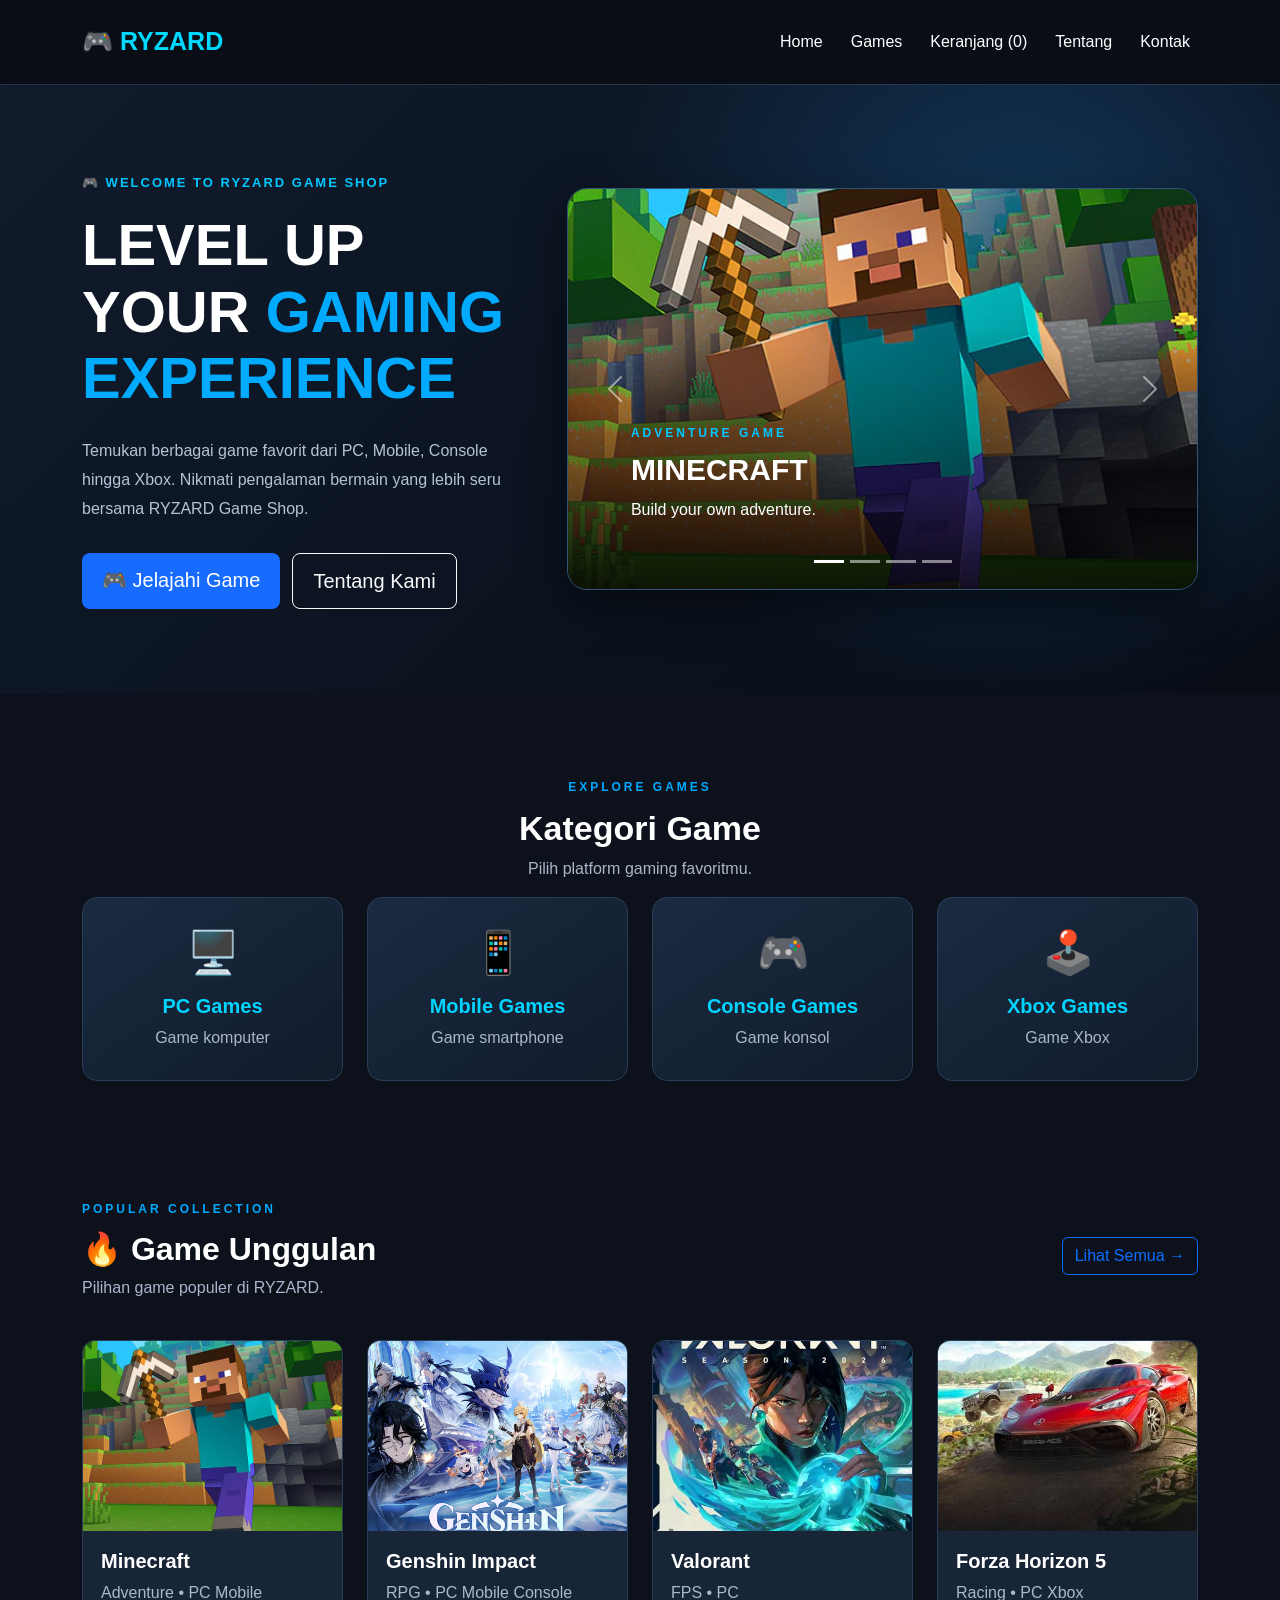
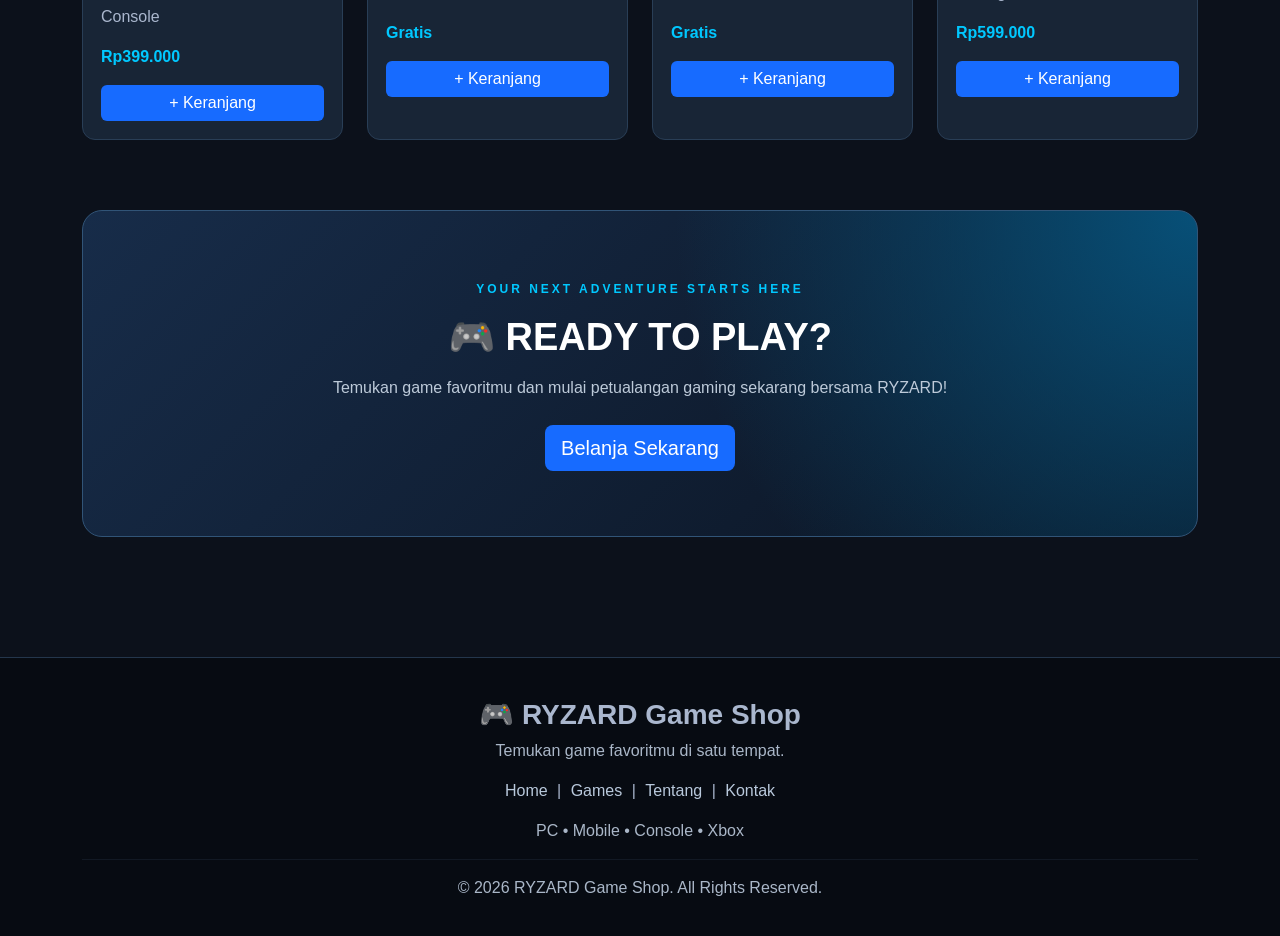
<file: index.html>
<!DOCTYPE html>
<html lang="id">
<head>
    <meta charset="UTF-8">
    <meta name="viewport" content="width=device-width, initial-scale=1.0">
    <title>RYZARD Game Shop</title>

    <!-- BOOTSTRAP CSS -->
    <link href="https://cdn.jsdelivr.net/npm/bootstrap@5.3.3/dist/css/bootstrap.min.css" rel="stylesheet">

    <!-- CSS -->
    <link rel="stylesheet" href="css/style.css">
</head>

<body class="home-page">

    <!-- NAVBAR -->
    <nav class="navbar navbar-expand-lg navbar-dark home-navbar">
        <div class="container">

            <a class="navbar-brand fw-bold" href="index.html">
                🎮 RYZARD
            </a>

            <button class="navbar-toggler" type="button"
                data-bs-toggle="collapse" data-bs-target="#nav">
                <span class="navbar-toggler-icon"></span>
            </button>

            <div class="collapse navbar-collapse" id="nav">
                <div class="navbar-nav ms-auto">
                    <a class="nav-link active" href="index.html">Home</a>
                    <a class="nav-link" href="games.html">Games</a>
                    <a class="nav-link" href="cart.html">
                        Keranjang (<span class="cart-count">0</span>)
                    </a>
                    <a class="nav-link" href="about.html">Tentang</a>
                    <a class="nav-link" href="contact.html">Kontak</a>
                </div>
            </div>

        </div>
    </nav>


    <!-- HERO SECTION -->
    <section class="home-hero">
        <div class="container">
            <div class="row align-items-center g-5">

                <div class="col-lg-5">

                    <span class="hero-label">
                        🎮 WELCOME TO RYZARD GAME SHOP
                    </span>

                    <h1>
                        LEVEL UP YOUR
                        <span>GAMING EXPERIENCE</span>
                    </h1>

                    <p>
                        Temukan berbagai game favorit dari PC, Mobile,
                        Console hingga Xbox. Nikmati pengalaman bermain
                        yang lebih seru bersama RYZARD Game Shop.
                    </p>

                    <div class="hero-buttons">
                        <a href="games.html" class="btn btn-primary btn-lg">
                            🎮 Jelajahi Game
                        </a>

                        <a href="about.html" class="btn btn-outline-light btn-lg">
                            Tentang Kami
                        </a>
                    </div>

                </div>


                <!-- IMAGE SLIDER -->
                <div class="col-lg-7">

                    <div id="ryzardCarousel"
                        class="carousel slide carousel-fade"
                        data-bs-ride="carousel"
                        data-bs-interval="3000"
                        data-bs-pause="false"
                        data-bs-wrap="true">

                        <!-- INDICATORS -->
                        <div class="carousel-indicators">

                            <button type="button"
                                data-bs-target="#ryzardCarousel"
                                data-bs-slide-to="0"
                                class="active"
                                aria-current="true">
                            </button>

                            <button type="button"
                                data-bs-target="#ryzardCarousel"
                                data-bs-slide-to="1">
                            </button>

                            <button type="button"
                                data-bs-target="#ryzardCarousel"
                                data-bs-slide-to="2">
                            </button>

                            <button type="button"
                                data-bs-target="#ryzardCarousel"
                                data-bs-slide-to="3">
                            </button>

                        </div>


                        <!-- SLIDES -->
                        <div class="carousel-inner">

                            <div class="carousel-item active">
                                <img
                                    src="img game shop/Onboarding_Card-A_For-Beginners_600x600.jpg"
                                    class="d-block w-100"
                                    alt="Minecraft">

                                <div class="carousel-caption">
                                    <span>ADVENTURE GAME</span>
                                    <h3>MINECRAFT</h3>
                                    <p>Build your own adventure.</p>
                                </div>
                            </div>


                            <div class="carousel-item">
                                <img
                                    src="img game shop/images valorant.jpg"
                                    class="d-block w-100"
                                    alt="Valorant">

                                <div class="carousel-caption">
                                    <span>FPS GAME</span>
                                    <h3>VALORANT</h3>
                                    <p>Enter the battlefield.</p>
                                </div>
                            </div>


                            <div class="carousel-item">
                                <img
                                    src="img game shop/images forza horizon.jpg"
                                    class="d-block w-100"
                                    alt="Forza Horizon 5">

                                <div class="carousel-caption">
                                    <span>RACING GAME</span>
                                    <h3>FORZA HORIZON 5</h3>
                                    <p>Experience the thrill of racing.</p>
                                </div>
                            </div>


                            <div class="carousel-item">
                                <img
                                    src="img game shop/images elden ring.jpg"
                                    class="d-block w-100"
                                    alt="Elden Ring">

                                <div class="carousel-caption">
                                    <span>RPG GAME</span>
                                    <h3>ELDEN RING</h3>
                                    <p>Discover a world of adventure.</p>
                                </div>
                            </div>

                        </div>


                        <!-- PREVIOUS BUTTON -->
                        <button class="carousel-control-prev"
                            type="button"
                            data-bs-target="#ryzardCarousel"
                            data-bs-slide="prev">

                            <span class="carousel-control-prev-icon"></span>
                        </button>


                        <!-- NEXT BUTTON -->
                        <button class="carousel-control-next"
                            type="button"
                            data-bs-target="#ryzardCarousel"
                            data-bs-slide="next">

                            <span class="carousel-control-next-icon"></span>
                        </button>

                    </div>

                </div>

            </div>
        </div>
    </section>


    <!-- CATEGORY SECTION -->
    <section class="container home-category">

        <div class="section-heading text-center">
            <span>EXPLORE GAMES</span>
            <h2>Kategori Game</h2>
            <p>Pilih platform gaming favoritmu.</p>
        </div>

        <div class="row g-4">

            <div class="col-6 col-md-3">
                <div class="category-card text-center">
                    <h3>🖥️</h3>
                    <h5>PC Games</h5>
                    <p>Game komputer</p>
                </div>
            </div>

            <div class="col-6 col-md-3">
                <div class="category-card text-center">
                    <h3>📱</h3>
                    <h5>Mobile Games</h5>
                    <p>Game smartphone</p>
                </div>
            </div>

            <div class="col-6 col-md-3">
                <div class="category-card text-center">
                    <h3>🎮</h3>
                    <h5>Console Games</h5>
                    <p>Game konsol</p>
                </div>
            </div>

            <div class="col-6 col-md-3">
                <div class="category-card text-center">
                    <h3>🕹️</h3>
                    <h5>Xbox Games</h5>
                    <p>Game Xbox</p>
                </div>
            </div>

        </div>

    </section>


    <!-- FEATURED GAMES -->
    <section class="container home-featured">

        <div class="d-flex justify-content-between align-items-center mb-4">

            <div>
                <span class="section-label">POPULAR COLLECTION</span>
                <h2 class="fw-bold">🔥 Game Unggulan</h2>
                <p class="muted">Pilihan game populer di RYZARD.</p>
            </div>

            <a href="games.html" class="btn btn-outline-primary">
                Lihat Semua →
            </a>

        </div>

        <div class="row g-4" id="featured-games"></div>

    </section>


    <!-- PROMOTION -->
    <section class="container home-promo">

        <div class="promo-banner text-center">

            <span>YOUR NEXT ADVENTURE STARTS HERE</span>

            <h2>🎮 READY TO PLAY?</h2>

            <p>
                Temukan game favoritmu dan mulai petualangan
                gaming sekarang bersama RYZARD!
            </p>

            <a href="games.html" class="btn btn-primary btn-lg">
                Belanja Sekarang
            </a>

        </div>

    </section>


    <!-- FOOTER -->
    <footer class="home-footer">

        <div class="container text-center">

            <h3>🎮 RYZARD Game Shop</h3>

            <p>Temukan game favoritmu di satu tempat.</p>

            <div class="footer-links mb-3">
                <a href="index.html">Home</a> |
                <a href="games.html">Games</a> |
                <a href="about.html">Tentang</a> |
                <a href="contact.html">Kontak</a>
            </div>

            <p>PC • Mobile • Console • Xbox</p>

            <hr>

            <p>© 2026 RYZARD Game Shop. All Rights Reserved.</p>

        </div>

    </footer>


    <!-- BOOTSTRAP JAVASCRIPT -->
    <script src="https://cdn.jsdelivr.net/npm/bootstrap@5.3.3/dist/js/bootstrap.bundle.min.js"></script>

    <!-- SLIDER OTOMATIS -->
    <script>
        document.addEventListener("DOMContentLoaded", function () {

            const slider = document.getElementById("ryzardCarousel");

            if (slider && typeof bootstrap !== "undefined") {

                const carousel = new bootstrap.Carousel(slider, {
                    interval: 3000,
                    pause: false,
                    wrap: true,
                    ride: "carousel"
                });

                carousel.cycle();
            }

        });
    </script>

    <!-- JAVASCRIPT RYZARD -->
    <script src="js/script.js"></script>

</body>
</html>
</file>
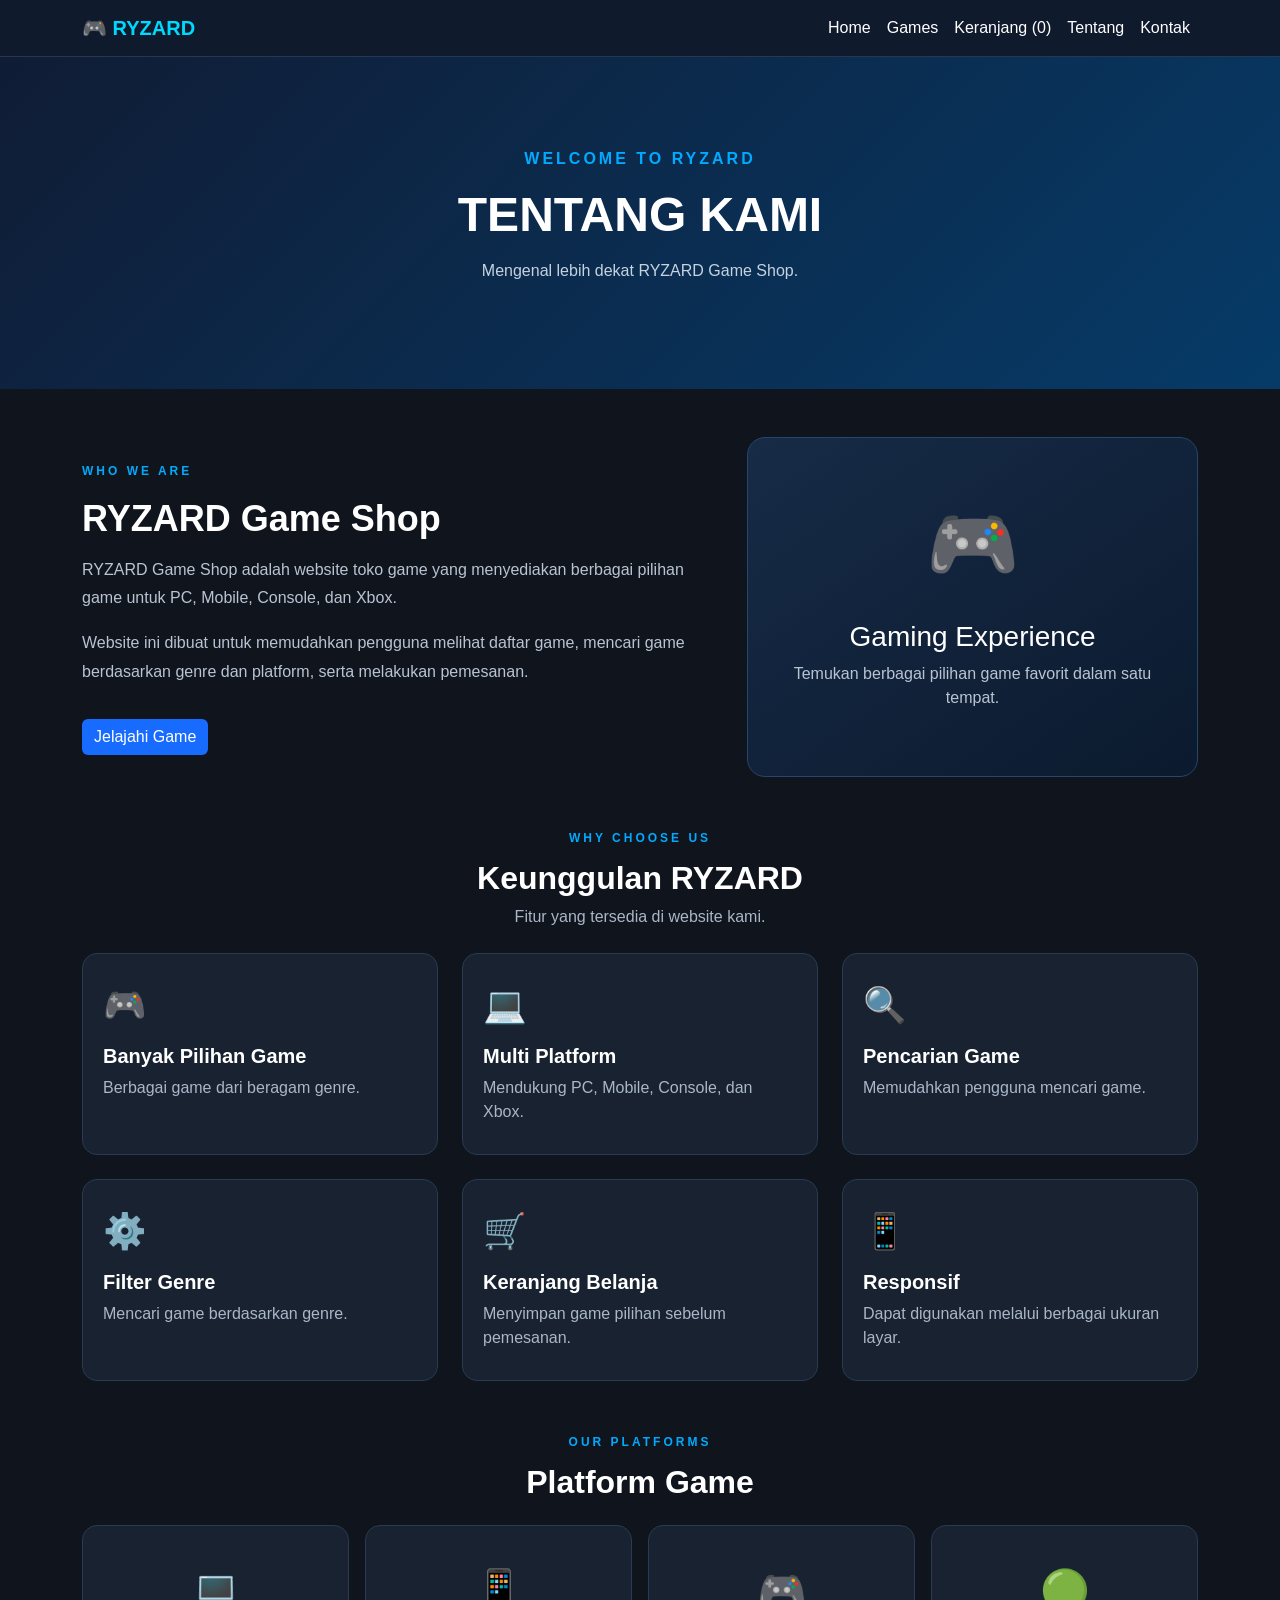
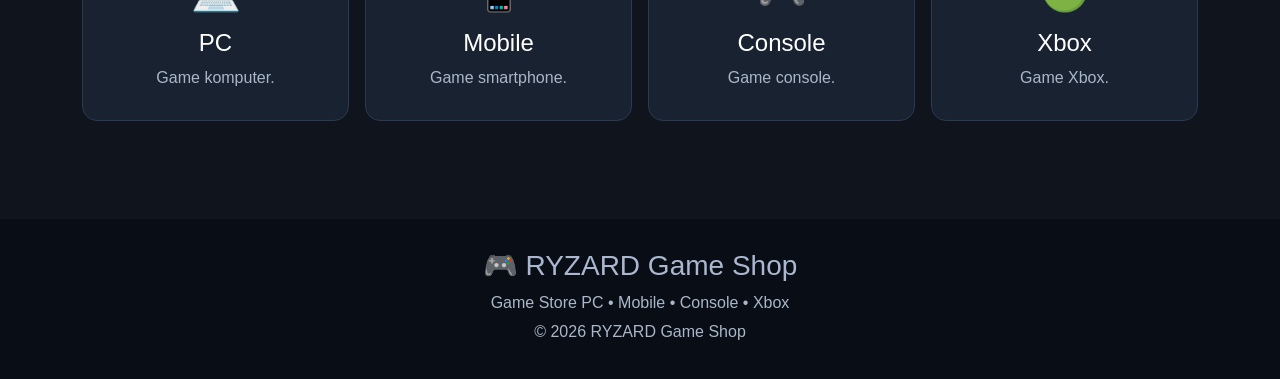
<file: about.html>
<!DOCTYPE html>
<html lang="id">
<head>
    <meta charset="UTF-8">
    <meta name="viewport" content="width=device-width, initial-scale=1">
    <title>Tentang - RYZARD</title>

    <link href="https://cdn.jsdelivr.net/npm/bootstrap@5.3.3/dist/css/bootstrap.min.css" rel="stylesheet">
    <link rel="stylesheet" href="css/style.css">
</head>

<body class="about-page">

    <!-- NAVBAR -->
    <nav class="navbar navbar-expand-lg navbar-dark">
        <div class="container">

            <a class="navbar-brand fw-bold" href="index.html">
                🎮 RYZARD
            </a>

            <button class="navbar-toggler" type="button"
                data-bs-toggle="collapse" data-bs-target="#navbarMenu">
                <span class="navbar-toggler-icon"></span>
            </button>

            <div class="collapse navbar-collapse" id="navbarMenu">
                <div class="navbar-nav ms-auto">
                    <a class="nav-link" href="index.html">Home</a>
                    <a class="nav-link" href="games.html">Games</a>
                    <a class="nav-link" href="cart.html">
                        Keranjang (<span class="cart-count">0</span>)
                    </a>
                    <a class="nav-link active" href="about.html">Tentang</a>
                    <a class="nav-link" href="contact.html">Kontak</a>
                </div>
            </div>

        </div>
    </nav>


    <!-- ABOUT HEADER -->
    <header class="about-banner">
        <div class="container">
            <span>WELCOME TO RYZARD</span>
            <h1>TENTANG KAMI</h1>
            <p>Mengenal lebih dekat RYZARD Game Shop.</p>
        </div>
    </header>


    <!-- ABOUT CONTENT -->
    <main class="container py-5">

        <div class="row align-items-center g-4">

            <div class="col-lg-7">
                <div class="about-content">
                    <span class="section-label">WHO WE ARE</span>

                    <h2>RYZARD Game Shop</h2>

                    <p>
                        RYZARD Game Shop adalah website toko game
                        yang menyediakan berbagai pilihan game untuk
                        PC, Mobile, Console, dan Xbox.
                    </p>

                    <p>
                        Website ini dibuat untuk memudahkan pengguna
                        melihat daftar game, mencari game berdasarkan
                        genre dan platform, serta melakukan pemesanan.
                    </p>

                    <a href="games.html" class="btn btn-primary mt-3">
                        Jelajahi Game
                    </a>
                </div>
            </div>

            <div class="col-lg-5">
                <div class="about-feature">
                    <div class="about-icon">🎮</div>
                    <h3>Gaming Experience</h3>
                    <p>
                        Temukan berbagai pilihan game favorit
                        dalam satu tempat.
                    </p>
                </div>
            </div>

        </div>


        <!-- KEUNGGULAN -->
        <section class="about-advantages mt-5">

            <div class="text-center mb-4">
                <span class="section-label">WHY CHOOSE US</span>
                <h2>Keunggulan RYZARD</h2>
                <p>Fitur yang tersedia di website kami.</p>
            </div>

            <div class="row g-4">

                <div class="col-md-4">
                    <div class="advantage-card">
                        <h3>🎮</h3>
                        <h5>Banyak Pilihan Game</h5>
                        <p>Berbagai game dari beragam genre.</p>
                    </div>
                </div>

                <div class="col-md-4">
                    <div class="advantage-card">
                        <h3>💻</h3>
                        <h5>Multi Platform</h5>
                        <p>Mendukung PC, Mobile, Console, dan Xbox.</p>
                    </div>
                </div>

                <div class="col-md-4">
                    <div class="advantage-card">
                        <h3>🔍</h3>
                        <h5>Pencarian Game</h5>
                        <p>Memudahkan pengguna mencari game.</p>
                    </div>
                </div>

                <div class="col-md-4">
                    <div class="advantage-card">
                        <h3>⚙️</h3>
                        <h5>Filter Genre</h5>
                        <p>Mencari game berdasarkan genre.</p>
                    </div>
                </div>

                <div class="col-md-4">
                    <div class="advantage-card">
                        <h3>🛒</h3>
                        <h5>Keranjang Belanja</h5>
                        <p>Menyimpan game pilihan sebelum pemesanan.</p>
                    </div>
                </div>

                <div class="col-md-4">
                    <div class="advantage-card">
                        <h3>📱</h3>
                        <h5>Responsif</h5>
                        <p>Dapat digunakan melalui berbagai ukuran layar.</p>
                    </div>
                </div>

            </div>

        </section>


        <!-- PLATFORM -->
        <section class="platform-section mt-5">

            <div class="text-center mb-4">
                <span class="section-label">OUR PLATFORMS</span>
                <h2>Platform Game</h2>
            </div>

            <div class="row g-3">

                <div class="col-6 col-md-3">
                    <div class="platform-card">
                        <h2>💻</h2>
                        <h4>PC</h4>
                        <p>Game komputer.</p>
                    </div>
                </div>

                <div class="col-6 col-md-3">
                    <div class="platform-card">
                        <h2>📱</h2>
                        <h4>Mobile</h4>
                        <p>Game smartphone.</p>
                    </div>
                </div>

                <div class="col-6 col-md-3">
                    <div class="platform-card">
                        <h2>🎮</h2>
                        <h4>Console</h4>
                        <p>Game console.</p>
                    </div>
                </div>

                <div class="col-6 col-md-3">
                    <div class="platform-card">
                        <h2>🟢</h2>
                        <h4>Xbox</h4>
                        <p>Game Xbox.</p>
                    </div>
                </div>

            </div>

        </section>

    </main>


    <!-- FOOTER -->
    <footer>
        <h3>🎮 RYZARD Game Shop</h3>
        <p>Game Store PC • Mobile • Console • Xbox</p>
        <p>© 2026 RYZARD Game Shop</p>
    </footer>


    <!-- JAVASCRIPT -->
    <script src="https://cdn.jsdelivr.net/npm/bootstrap@5.3.3/dist/js/bootstrap.bundle.min.js"></script>
    <script src="js/script.js"></script>

</body>
</html>
</file>
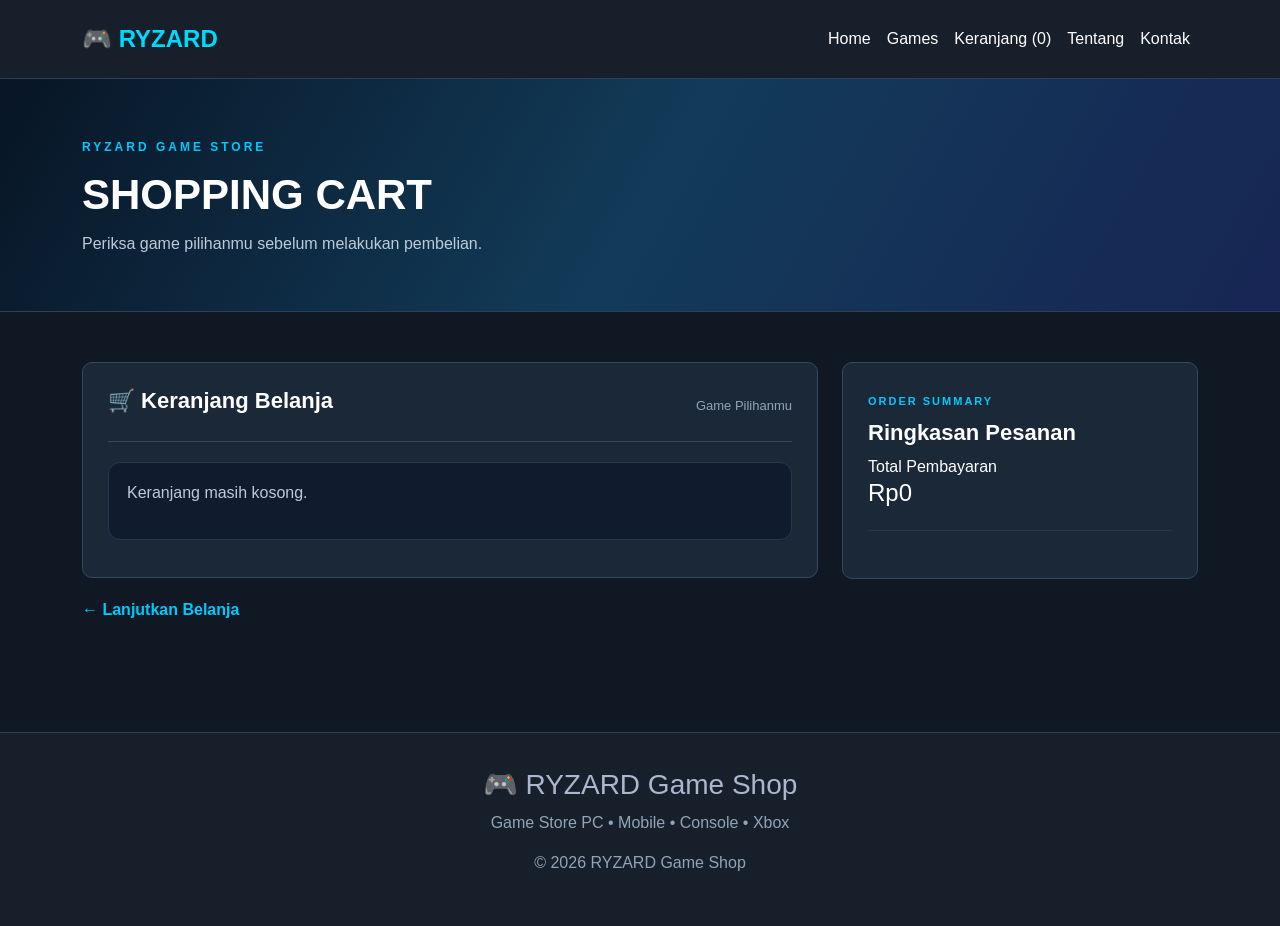
<file: cart.html>
<!DOCTYPE html>
<html lang="id">
<head>
    <meta charset="UTF-8">
    <meta name="viewport" content="width=device-width, initial-scale=1.0">
    <title>Shopping Cart - RYZARD</title>

    <link href="https://cdn.jsdelivr.net/npm/bootstrap@5.3.3/dist/css/bootstrap.min.css" rel="stylesheet">
    <link rel="stylesheet" href="css/style.css">
</head>

<body class="cart-page">

    <!-- NAVBAR -->
    <nav class="navbar navbar-expand-lg navbar-dark cart-navbar">
        <div class="container">

            <a class="navbar-brand fw-bold" href="index.html">
                🎮 RYZARD
            </a>

            <button class="navbar-toggler" type="button"
                data-bs-toggle="collapse" data-bs-target="#navbarMenu">
                <span class="navbar-toggler-icon"></span>
            </button>

            <div class="collapse navbar-collapse" id="navbarMenu">
                <div class="navbar-nav ms-auto">
                    <a class="nav-link" href="index.html">Home</a>
                    <a class="nav-link" href="games.html">Games</a>
                    <a class="nav-link active" href="cart.html">
                        Keranjang (<span class="cart-count">0</span>)
                    </a>
                    <a class="nav-link" href="about.html">Tentang</a>
                    <a class="nav-link" href="contact.html">Kontak</a>
                </div>
            </div>

        </div>
    </nav>


    <!-- CART HEADER -->
    <header class="cart-banner">
        <div class="container">
            <span>RYZARD GAME STORE</span>
            <h1>SHOPPING CART</h1>
            <p>Periksa game pilihanmu sebelum melakukan pembelian.</p>
        </div>
    </header>


    <!-- CART CONTENT -->
    <main class="container cart-container">

        <div class="row g-4">

            <!-- DAFTAR BELANJA -->
            <div class="col-lg-8">

                <div class="cart-panel">

                    <div class="cart-panel-header">
                        <h3>🛒 Keranjang Belanja</h3>
                        <span>Game Pilihanmu</span>
                    </div>

                    <div id="cart-items">
                        <!-- Diisi otomatis oleh JavaScript -->
                    </div>

                </div>

                <a href="games.html" class="continue-shopping">
                    ← Lanjutkan Belanja
                </a>

            </div>


            <!-- RINGKASAN PESANAN -->
            <div class="col-lg-4">

                <div class="checkout-card">

                    <div class="checkout-header">
                        <span>ORDER SUMMARY</span>
                        <h3>Ringkasan Pesanan</h3>
                    </div>

                    <div class="checkout-body">

                        <div class="total-row">
                            <span>Total Pembayaran</span>
                            <h4 id="cart-total">Rp0</h4>
                        </div>

                        <hr>

                        <form id="checkout-form">

                            <label class="form-label">Nama Lengkap</label>
                            <input type="text"
                                id="buyer-name"
                                class="form-control mb-3"
                                placeholder="Masukkan nama lengkap"
                                required>

                            <label class="form-label">Nomor Telepon</label>
                            <input type="tel"
                                id="buyer-phone"
                                class="form-control mb-3"
                                placeholder="Masukkan nomor telepon"
                                required>

                            <label class="form-label">Metode Pembayaran</label>
                            <select id="payment-method"
                                class="form-select mb-3"
                                required>

                                <option value="">Pilih pembayaran</option>
                                <option value="E-Wallet">E-Wallet</option>
                                <option value="Transfer Bank">Transfer Bank</option>

                            </select>

                            <button type="submit" class="btn btn-primary w-100">
                                Konfirmasi Pembelian
                            </button>

                        </form>

                    </div>

                </div>

            </div>

        </div>

    </main>


    <!-- FOOTER -->
    <footer class="cart-footer">
        <h3>🎮 RYZARD Game Shop</h3>
        <p>Game Store PC • Mobile • Console • Xbox</p>
        <p>© 2026 RYZARD Game Shop</p>
    </footer>


    <!-- JAVASCRIPT -->
    <script src="https://cdn.jsdelivr.net/npm/bootstrap@5.3.3/dist/js/bootstrap.bundle.min.js"></script>
    <script src="js/script.js"></script>

</body>
</html>
</file>
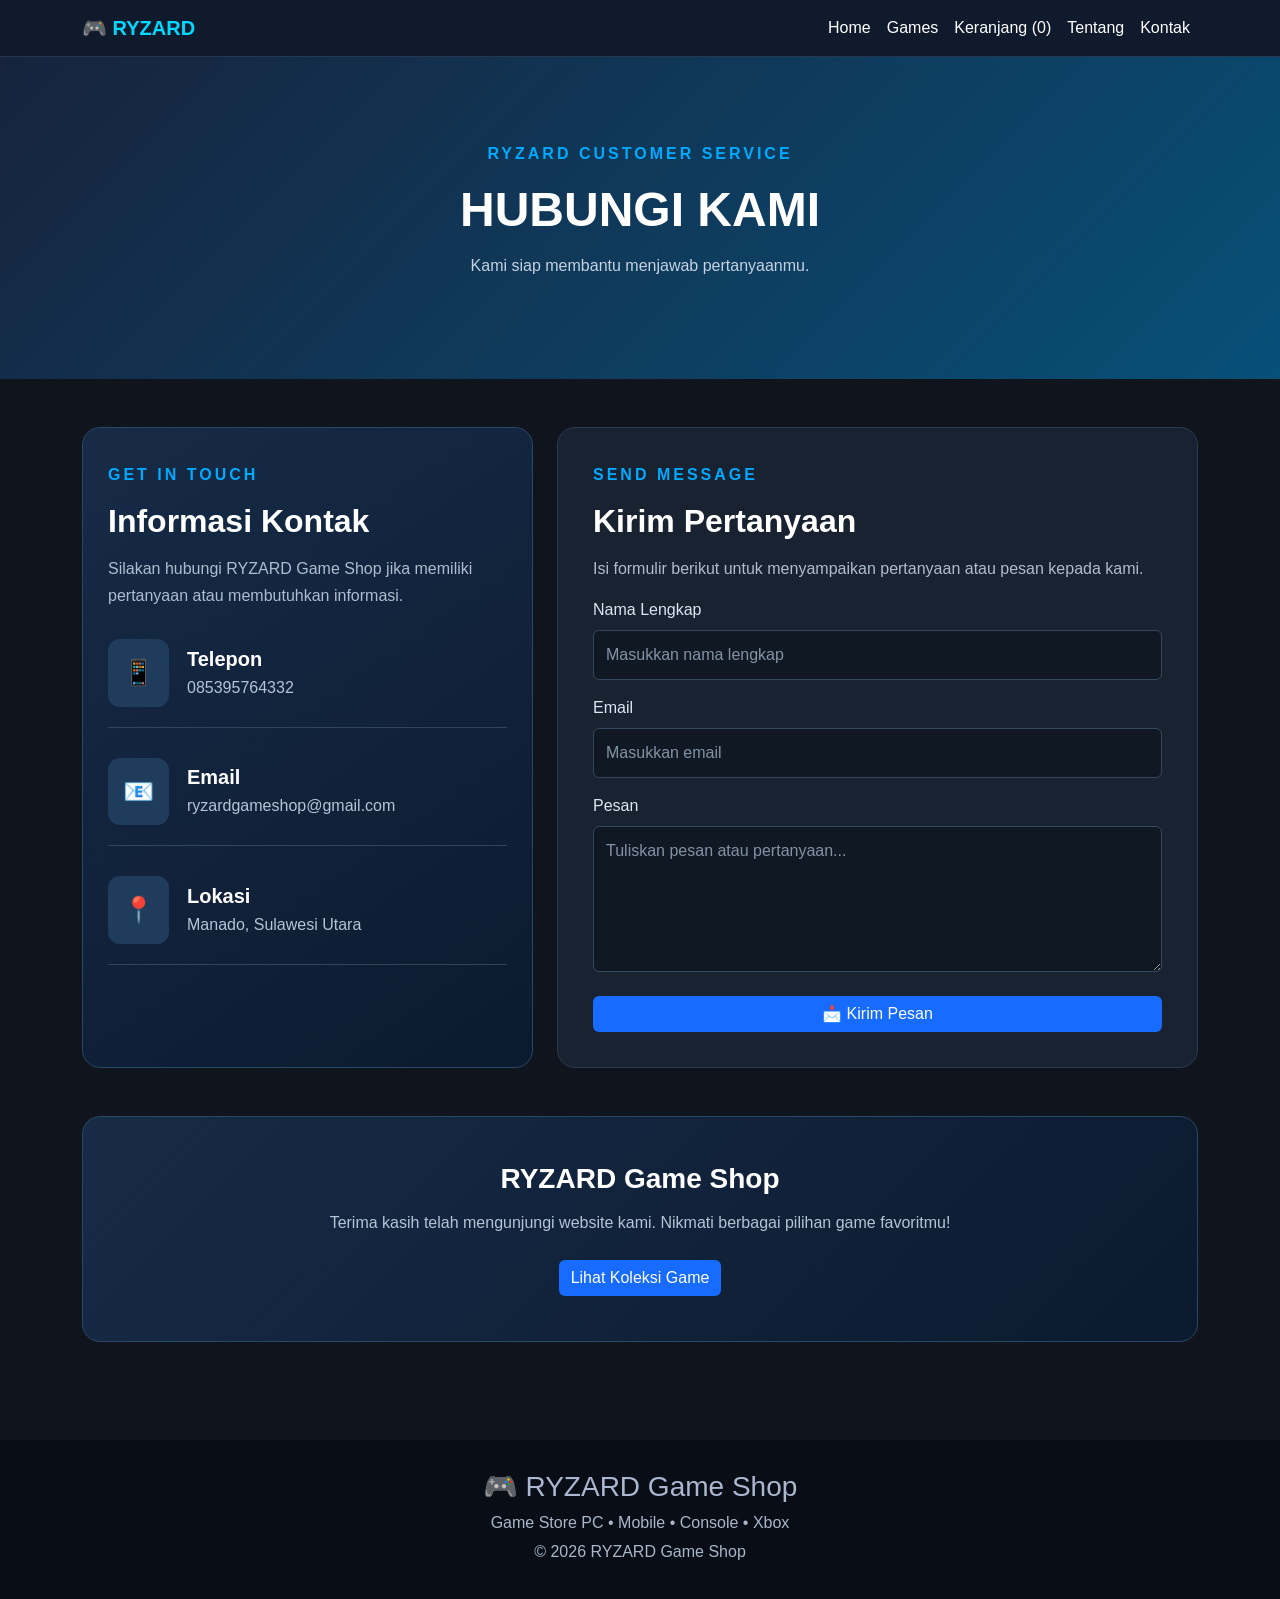
<file: contact.html>
<!DOCTYPE html>
<html lang="id">
<head>
    <meta charset="UTF-8">
    <meta name="viewport" content="width=device-width, initial-scale=1">
    <title>Kontak - RYZARD</title>

    <link href="https://cdn.jsdelivr.net/npm/bootstrap@5.3.3/dist/css/bootstrap.min.css" rel="stylesheet">
    <link rel="stylesheet" href="css/style.css">
</head>

<body class="contact-page">

    <!-- NAVBAR -->
    <nav class="navbar navbar-expand-lg navbar-dark">
        <div class="container">

            <a class="navbar-brand fw-bold" href="index.html">
                🎮 RYZARD
            </a>

            <button class="navbar-toggler" type="button"
                data-bs-toggle="collapse" data-bs-target="#navbarMenu">
                <span class="navbar-toggler-icon"></span>
            </button>

            <div class="collapse navbar-collapse" id="navbarMenu">
                <div class="navbar-nav ms-auto">
                    <a class="nav-link" href="index.html">Home</a>
                    <a class="nav-link" href="games.html">Games</a>
                    <a class="nav-link" href="cart.html">
                        Keranjang (<span class="cart-count">0</span>)
                    </a>
                    <a class="nav-link" href="about.html">Tentang</a>
                    <a class="nav-link active" href="contact.html">Kontak</a>
                </div>
            </div>

        </div>
    </nav>


    <!-- CONTACT HEADER -->
    <header class="contact-banner">
        <div class="container">
            <span>RYZARD CUSTOMER SERVICE</span>
            <h1>HUBUNGI KAMI</h1>
            <p>Kami siap membantu menjawab pertanyaanmu.</p>
        </div>
    </header>


    <!-- CONTACT CONTENT -->
    <main class="container py-5">

        <div class="row g-4">

            <!-- CONTACT INFORMATION -->
            <div class="col-lg-5">

                <div class="contact-information">

                    <span class="contact-label">GET IN TOUCH</span>
                    <h2>Informasi Kontak</h2>

                    <p>
                        Silakan hubungi RYZARD Game Shop
                        jika memiliki pertanyaan atau membutuhkan informasi.
                    </p>

                    <div class="contact-item">
                        <div class="contact-icon">📱</div>
                        <div>
                            <h5>Telepon</h5>
                            <p>085395764332</p>
                        </div>
                    </div>

                    <div class="contact-item">
                        <div class="contact-icon">📧</div>
                        <div>
                            <h5>Email</h5>
                            <p>ryzardgameshop@gmail.com</p>
                        </div>
                    </div>

                    <div class="contact-item">
                        <div class="contact-icon">📍</div>
                        <div>
                            <h5>Lokasi</h5>
                            <p>Manado, Sulawesi Utara</p>
                        </div>
                    </div>

                </div>

            </div>


            <!-- CONTACT FORM -->
            <div class="col-lg-7">

                <div class="contact-form-card">

                    <span class="contact-label">SEND MESSAGE</span>
                    <h2>Kirim Pertanyaan</h2>

                    <p>
                        Isi formulir berikut untuk menyampaikan
                        pertanyaan atau pesan kepada kami.
                    </p>

                    <form onsubmit="event.preventDefault(); alert('Terima kasih! Pesan berhasil dicatat sebagai simulasi.'); this.reset();">

                        <label class="form-label">Nama Lengkap</label>
                        <input
                            type="text"
                            class="form-control"
                            placeholder="Masukkan nama lengkap"
                            required>

                        <label class="form-label mt-3">Email</label>
                        <input
                            type="email"
                            class="form-control"
                            placeholder="Masukkan email"
                            required>

                        <label class="form-label mt-3">Pesan</label>
                        <textarea
                            class="form-control"
                            rows="5"
                            placeholder="Tuliskan pesan atau pertanyaan..."
                            required></textarea>

                        <button type="submit" class="btn btn-primary mt-4 w-100">
                            📩 Kirim Pesan
                        </button>

                    </form>

                </div>

            </div>

        </div>


        <!-- CONTACT BOTTOM -->
        <section class="contact-bottom mt-5">
            <h3>RYZARD Game Shop</h3>
            <p>
                Terima kasih telah mengunjungi website kami.
                Nikmati berbagai pilihan game favoritmu!
            </p>

            <a href="games.html" class="btn btn-primary">
                Lihat Koleksi Game
            </a>
        </section>

    </main>


    <!-- FOOTER -->
    <footer>
        <h3>🎮 RYZARD Game Shop</h3>
        <p>Game Store PC • Mobile • Console • Xbox</p>
        <p>© 2026 RYZARD Game Shop</p>
    </footer>


    <!-- JAVASCRIPT -->
    <script src="https://cdn.jsdelivr.net/npm/bootstrap@5.3.3/dist/js/bootstrap.bundle.min.js"></script>
    <script src="js/script.js"></script>

</body>
</html>
</file>
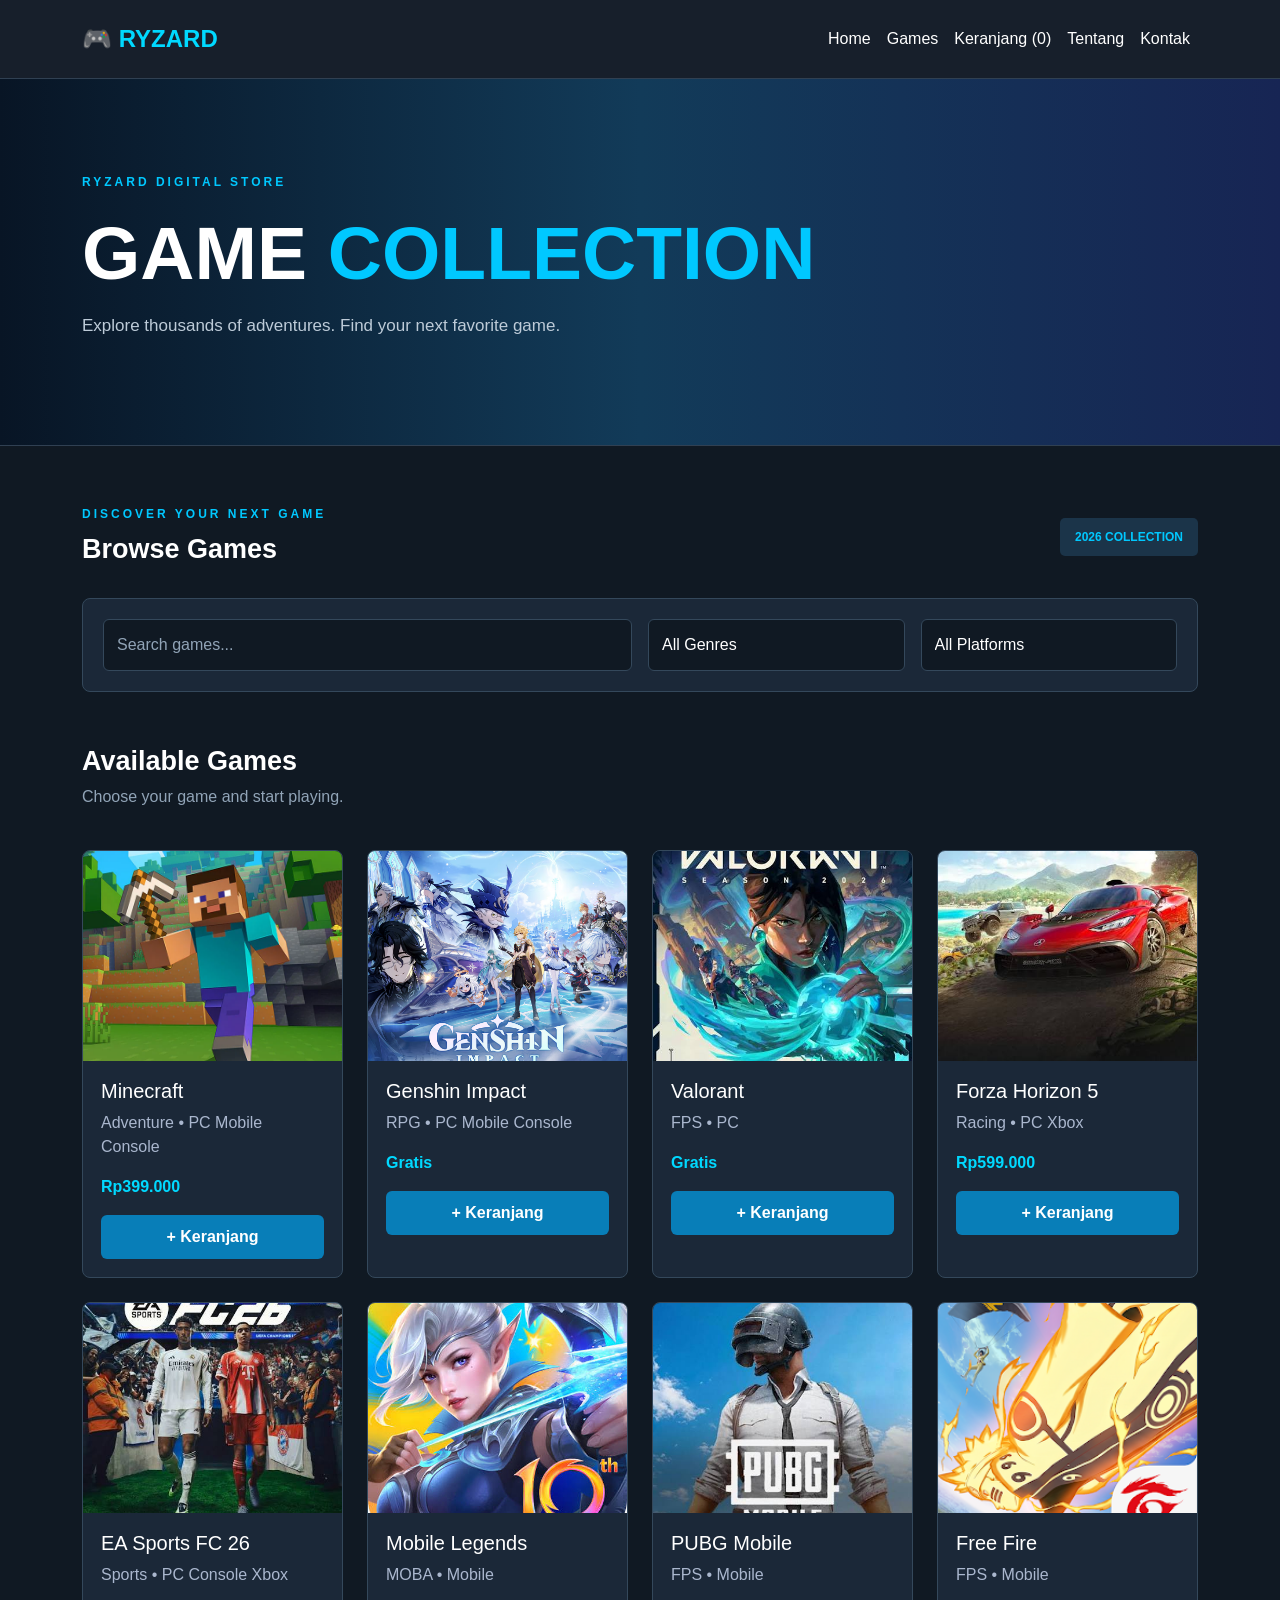
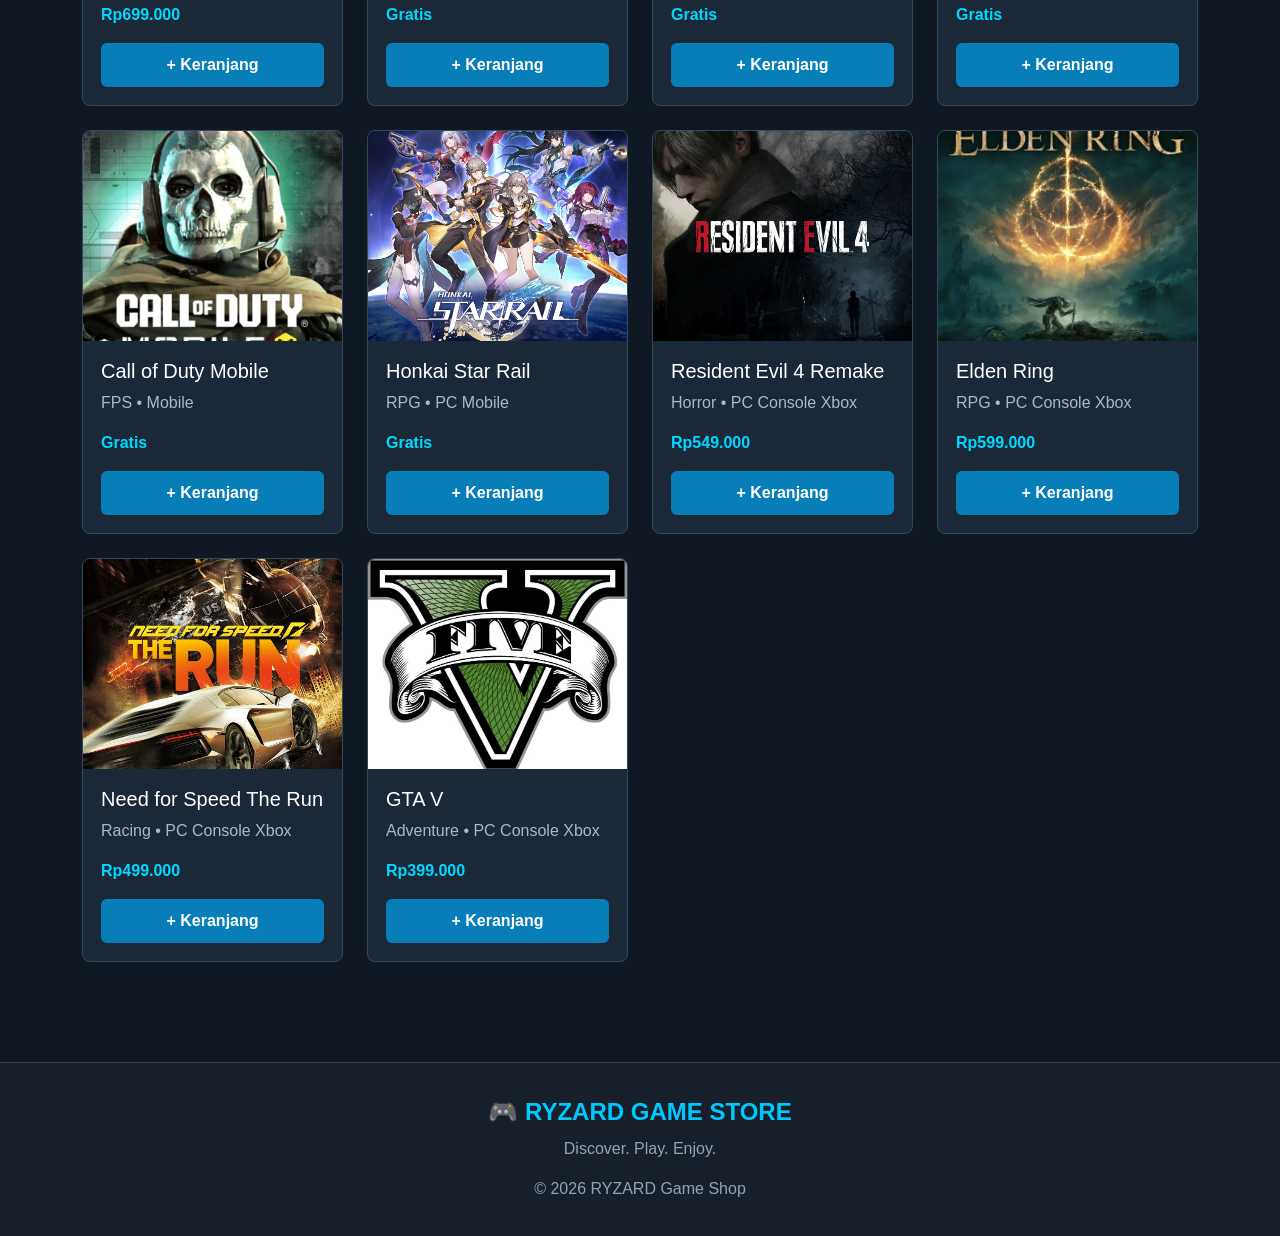
<file: games.html>
<!DOCTYPE html>
<html lang="id">
<head>
    <meta charset="UTF-8">
    <meta name="viewport" content="width=device-width, initial-scale=1.0">
    <title>Game Store - RYZARD</title>

    <link href="https://cdn.jsdelivr.net/npm/bootstrap@5.3.3/dist/css/bootstrap.min.css" rel="stylesheet">
    <link rel="stylesheet" href="css/style.css">
</head>

<body class="games-page">

<!-- NAVBAR -->
<nav class="navbar navbar-expand-lg navbar-dark games-navbar">
    <div class="container">
        <a class="navbar-brand fw-bold" href="index.html">🎮 RYZARD</a>

        <button class="navbar-toggler" type="button"
            data-bs-toggle="collapse" data-bs-target="#navbarMenu">
            <span class="navbar-toggler-icon"></span>
        </button>

        <div class="collapse navbar-collapse" id="navbarMenu">
            <div class="navbar-nav ms-auto">
                <a class="nav-link" href="index.html">Home</a>
                <a class="nav-link active" href="games.html">Games</a>
                <a class="nav-link" href="cart.html">
                    Keranjang (<span class="cart-count">0</span>)
                </a>
                <a class="nav-link" href="about.html">Tentang</a>
                <a class="nav-link" href="contact.html">Kontak</a>
            </div>
        </div>
    </div>
</nav>


<!-- BANNER KATALOG -->
<header class="store-banner">
    <div class="container">
        <span class="store-label">RYZARD DIGITAL STORE</span>
        <h1>GAME <span>COLLECTION</span></h1>
        <p>Explore thousands of adventures. Find your next favorite game.</p>
    </div>
</header>


<!-- KATALOG -->
<main class="container store-container">

    <div class="store-heading">
        <div>
            <span class="store-label">DISCOVER YOUR NEXT GAME</span>
            <h2>Browse Games</h2>
        </div>
        <span class="collection-tag">2026 COLLECTION</span>
    </div>


    <!-- PENCARIAN DAN FILTER -->
    <div class="store-filter">
        <div class="row g-3">

            <div class="col-lg-6">
                <input type="text" id="search"
                    class="form-control"
                    placeholder="Search games...">
            </div>

            <div class="col-lg-3 col-md-6">
                <select id="genre" class="form-select">
                    <option value="all">All Genres</option>
                    <option value="RPG">RPG</option>
                    <option value="FPS">FPS</option>
                    <option value="Racing">Racing</option>
                    <option value="Sports">Sports</option>
                    <option value="Adventure">Adventure</option>
                    <option value="MOBA">MOBA</option>
                    <option value="Horror">Horror</option>
                </select>
            </div>

            <div class="col-lg-3 col-md-6">
                <select id="platform" class="form-select">
                    <option value="all">All Platforms</option>
                    <option value="PC">PC</option>
                    <option value="Mobile">Mobile</option>
                    <option value="Console">Console</option>
                    <option value="Xbox">Xbox</option>
                </select>
            </div>

        </div>
    </div>


    <!-- DAFTAR GAME -->
    <div class="store-heading">
        <div>
            <h2>Available Games</h2>
            <p>Choose your game and start playing.</p>
        </div>
    </div>

    <div class="row g-4" id="game-list"></div>

</main>


<!-- FOOTER -->
<footer class="store-footer">
    <div class="container">
        <h4>🎮 RYZARD GAME STORE</h4>
        <p>Discover. Play. Enjoy.</p>
        <p class="mb-0">© 2026 RYZARD Game Shop</p>
    </div>
</footer>


<script src="https://cdn.jsdelivr.net/npm/bootstrap@5.3.3/dist/js/bootstrap.bundle.min.js"></script>
<script src="js/script.js"></script>

</body>
</html>
</file>
<file: css/style.css>
body {
    background: #080d18;
    color: white;
    font-family: Arial, sans-serif;
}

.navbar {
    background: #101a2d;
    border-bottom: 1px solid #263750;
}

.navbar-brand {
    color: #00d9ff !important;
    font-weight: bold;
}

.nav-link {
    color: white !important;
}

.nav-link:hover {
    color: #00d9ff !important;
}

.hero {
    min-height: 420px;
    display: flex;
    align-items: center;
    background:
    linear-gradient(90deg, #050a14eF, #050a1470),
    url("img game shop/desktop-full-hd-shooter-game-background.jpg")
    center/cover;
    padding: 60px 0;
}

.hero h1 {
    font-size: 45px;
    font-weight: bold;
    color: #00d9ff;
}

.hero h3 {
    margin: 15px 0;
}

.hero p {
    color: #d0d8e8;
}

.section-title {
    color: #00d9ff;
}

.muted {
    color: #aab7ce;
}

.game-card,
.info-card {
    background: #111b2e;
    border: 1px solid #263750;
    border-radius: 12px;
    padding: 18px;
    height: 100%;
}

.game-card {
    padding: 0;
    overflow: hidden;
    transition: .3s;
}

.game-card:hover {
    transform: translateY(-5px);
    border-color: #00d9ff;
}

.game-card img {
    width: 100%;
    height: 180px;
    object-fit: cover;
}

.game-card .card-body {
    padding: 15px;
}

.price {
    color: #00d9ff;
    font-weight: bold;
}

.form-control,
.form-select {
    background: #0b1424;
    color: white;
    border: 1px solid #34445e;
}

.form-control:focus,
.form-select:focus {
    background: #0b1424;
    color: white;
    border-color: #00d9ff;
}

.form-select option {
    background: #0b1424;
}

.btn-primary {
    background: #176bff;
    border: none;
}

.btn-primary:hover {
    background: #00a9d6;
}

.cart-row {
    background: #111b2e;
    padding: 18px;
    border: 1px solid #263750;
    border-radius: 12px;
    margin-bottom: 12px;
}

footer {
    text-align: center;
    padding: 25px;
    margin-top: 40px;
    background: #050912;
    color: #aab7ce;
}

@media(max-width:768px) {
    .hero h1 {
        font-size: 32px;
    }
}

/* HERO HOME */
.hero {
    padding: 100px 0;
    background: linear-gradient(135deg, #080d18, #172554, #111827);
}

.hero h1 {
    font-size: 48px;
    font-weight: 800;
    color: white;
}

.hero h1 span {
    color: #00d4ff;
}

.hero p {
    color: #cbd5e1;
    font-size: 17px;
    margin: 20px 0;
    line-height: 1.8;
}

/* CATEGORY */
.category-card {
    background: #1f2937;
    padding: 30px 15px;
    border-radius: 15px;
    border: 1px solid #374151;
    transition: 0.3s;
}

.category-card:hover {
    transform: translateY(-7px);
    border-color: #00d4ff;
}

.category-card h3 {
    font-size: 40px;
}

.category-card h5 {
    color: #00d4ff;
    margin-top: 15px;
}

.category-card p {
    color: #9ca3af;
}

/* PROMO */
.promo-banner {
    background: linear-gradient(135deg, #172554, #0e7490);
    color: white;
}

.promo-banner p {
    margin: 15px 0 25px;
}

/* FOOTER */
footer a {
    color: #00d4ff;
    text-decoration: none;
    margin: 0 5px;
}

footer a:hover {
    color: white;
}

/* RESPONSIVE */
@media (max-width: 768px) {
    .hero {
        padding: 65px 0;
    }

    .hero h1 {
        font-size: 34px;
    }
}

/* =================================
   GAMES STORE PAGE
================================= */

.games-page {
    background: #101923;
    color: #ffffff;
}

/* NAVBAR */

.games-navbar {
    background: #171f2b;
    padding: 16px 0;
    border-bottom: 1px solid #304052;
}

.games-navbar .navbar-brand {
    color: #00c8ff;
    font-size: 24px;
}

.games-navbar .nav-link {
    color: #c5d3df;
}

.games-navbar .nav-link:hover,
.games-navbar .nav-link.active {
    color: #00c8ff;
}


/* BANNER */

.store-banner {
    padding: 90px 0;
    background:
        linear-gradient(90deg, #081525, #123b59, #172554);
    border-bottom: 1px solid #304052;
}

.store-label {
    color: #00c8ff;
    font-size: 12px;
    font-weight: bold;
    letter-spacing: 3px;
}

.store-banner h1 {
    font-size: clamp(42px, 7vw, 75px);
    font-weight: 900;
    margin: 15px 0;
}

.store-banner h1 span {
    color: #00c8ff;
}

.store-banner p {
    color: #bdcbd8;
    font-size: 17px;
}


/* KATALOG */

.store-container {
    padding-top: 55px;
    padding-bottom: 60px;
}

.store-heading {
    display: flex;
    justify-content: space-between;
    align-items: center;
    margin-bottom: 25px;
}

.store-heading h2 {
    font-size: 27px;
    font-weight: bold;
    margin-top: 8px;
}

.store-heading p {
    color: #91a4b7;
}

.collection-tag {
    background: #1b3449;
    color: #00c8ff;
    padding: 10px 15px;
    border-radius: 5px;
    font-size: 12px;
    font-weight: bold;
}


/* FILTER */

.store-filter {
    background: #1b2838;
    padding: 20px;
    border: 1px solid #34485b;
    border-radius: 8px;
    margin-bottom: 45px;
}

.store-filter .form-control,
.store-filter .form-select {
    background: #101923;
    color: white;
    border: 1px solid #34485b;
    padding: 13px;
}

.store-filter .form-control::placeholder {
    color: #91a4b7;
}

.store-filter option {
    background: #101923;
    color: white;
}

.store-filter .form-control:focus,
.store-filter .form-select:focus {
    border-color: #00c8ff;
    box-shadow: 0 0 0 3px rgba(0, 200, 255, 0.12);
}


/* GAME CARD */

.games-page #game-list .game-card {
    height: 100%;
    background: #1b2838;
    border: 1px solid #34485b;
    border-radius: 8px;
    overflow: hidden;
    transition: 0.3s;
}

.games-page #game-list .game-card:hover {
    transform: translateY(-7px);
    border-color: #00c8ff;
    box-shadow: 0 10px 25px rgba(0, 0, 0, 0.35);
}

.games-page #game-list .game-card img {
    width: 100%;
    height: 210px;
    object-fit: cover;
    transition: 0.3s;
}

.games-page #game-list .game-card:hover img {
    transform: scale(1.04);
}

.games-page #game-list .card-body {
    padding: 18px;
    color: white;
}

.games-page #game-list .card-title {
    color: white;
    font-weight: bold;
}

.games-page #game-list .card-text {
    color: #a9bac9;
}

.games-page #game-list .btn {
    width: 100%;
    background: #087eb8;
    color: white;
    border: none;
    font-weight: bold;
    padding: 10px;
}

.games-page #game-list .btn:hover {
    background: #00a9e8;
}


/* FOOTER */

.store-footer {
    background: #171f2b;
    border-top: 1px solid #304052;
    text-align: center;
    padding: 35px 0;
}

.store-footer h4 {
    color: #00c8ff;
    font-weight: bold;
}

.store-footer p {
    color: #91a4b7;
    margin-top: 10px;
}


/* RESPONSIVE */

@media (max-width: 768px) {
    .store-banner {
        padding: 65px 0;
    }

    .store-heading h2 {
        font-size: 23px;
    }

    .collection-tag {
        display: none;
    }
}

/* =================================
   RYZARD SHOPPING CART
================================= */

.cart-page {
    background: #101923;
    color: #ffffff;
}

/* NAVBAR */

.cart-navbar {
    background: #171f2b;
    padding: 16px 0;
    border-bottom: 1px solid #304052;
}

.cart-navbar .navbar-brand {
    color: #00c8ff;
    font-size: 24px;
}

.cart-navbar .nav-link {
    color: #c5d3df;
}

.cart-navbar .nav-link:hover,
.cart-navbar .nav-link.active {
    color: #00c8ff;
}


/* CART BANNER */

.cart-banner {
    padding: 55px 0;
    background: linear-gradient(120deg, #081525, #123b59, #172554);
    border-bottom: 1px solid #304052;
}

.cart-banner span {
    color: #00c8ff;
    font-size: 12px;
    font-weight: bold;
    letter-spacing: 3px;
}

.cart-banner h1 {
    font-size: 42px;
    font-weight: 900;
    margin: 12px 0;
}

.cart-banner p {
    color: #bdcbd8;
    margin-bottom: 0;
}


/* CART CONTENT */

.cart-container {
    padding-top: 50px;
    padding-bottom: 70px;
}

.cart-panel,
.checkout-card {
    background: #1b2838;
    border: 1px solid #34485b;
    border-radius: 10px;
    padding: 25px;
}

.cart-panel-header {
    display: flex;
    justify-content: space-between;
    align-items: center;
    border-bottom: 1px solid #34485b;
    padding-bottom: 18px;
    margin-bottom: 20px;
}

.cart-panel-header h3 {
    font-size: 22px;
    font-weight: bold;
}

.cart-panel-header span {
    color: #91a4b7;
    font-size: 13px;
}


/* CART ITEMS */

.cart-page #cart-items {
    color: white;
}

.cart-page #cart-items .card {
    background: #233448;
    border: 1px solid #34485b;
    color: white;
    margin-bottom: 15px;
}

.cart-page #cart-items .card-body {
    color: white;
}

.cart-page #cart-items img {
    object-fit: cover;
}

.cart-page #cart-items h5,
.cart-page #cart-items h6 {
    color: white;
}

.cart-page #cart-items p {
    color: #bdcbd8;
}

.cart-page #cart-items button {
    margin: 3px;
}

.continue-shopping {
    display: inline-block;
    margin-top: 20px;
    color: #00c8ff;
    text-decoration: none;
    font-weight: bold;
}

.continue-shopping:hover {
    color: white;
}


/* CHECKOUT */

.checkout-card {
    position: sticky;
    top: 90px;
}

.checkout-header span {
    color: #00c8ff;
    font-size: 11px;
    font-weight: bold;
    letter-spacing: 2px;
}

.checkout-header h3 {
    font-size: 22px;
    font-weight: bold;
    margin-top: 8px;
}

.checkout-total {
    background: #243a50;
    padding: 18px;
    border-radius: 8px;
    margin-top: 20px;
}

.checkout-total span {
    color: #a9bac9;
    font-size: 13px;
}

.checkout-total h2 {
    color: #00c8ff;
    font-weight: bold;
    margin-top: 8px;
}

.checkout-card hr {
    border-color: #52677c;
    margin: 22px 0;
}

.checkout-card form h5 {
    font-weight: bold;
    margin-bottom: 18px;
}

.checkout-card label {
    color: #bdcbd8;
    font-size: 13px;
    margin-bottom: 7px;
}

.checkout-card .form-control,
.checkout-card .form-select {
    background: #101923;
    border: 1px solid #34485b;
    color: white;
    padding: 12px;
    margin-bottom: 17px;
}

.checkout-card .form-control::placeholder {
    color: #91a4b7;
}

.checkout-card .form-select option {
    background: #101923;
    color: white;
}

.checkout-btn {
    background: #087eb8;
    color: white;
    font-weight: bold;
    padding: 14px;
    border: none;
    border-radius: 5px;
    margin-top: 10px;
    transition: 0.3s;
}

.checkout-btn:hover {
    background: #00a9e8;
    color: white;
}

.secure-info {
    color: #91a4b7;
    font-size: 11px;
    text-align: center;
    margin-top: 18px;
}


/* FOOTER */

.cart-footer {
    background: #171f2b;
    border-top: 1px solid #304052;
    padding: 35px 0;
}

.cart-footer h4 {
    color: #00c8ff;
    font-weight: bold;
}

.cart-footer p {
    color: #91a4b7;
    margin-top: 10px;
}


/* RESPONSIVE */

@media (max-width: 768px) {

    .cart-banner h1 {
        font-size: 32px;
    }

    .cart-panel,
    .checkout-card {
        padding: 18px;
    }

    .cart-panel-header {
        flex-direction: column;
        align-items: flex-start;
        gap: 8px;
    }

    .checkout-card {
        position: static;
    }
}

/* =====================================
   ABOUT PAGE
===================================== */

.about-page {
    background: #10141d;
    color: white;
}

.about-banner {
    padding: 90px 0;
    text-align: center;
    background: linear-gradient(135deg, #101c35, #063b68);
}

.about-banner span,
.section-label {
    color: #00aaff;
    font-weight: bold;
    letter-spacing: 3px;
}

.about-banner h1 {
    font-size: 48px;
    font-weight: 800;
    margin: 15px 0;
}

.about-banner p {
    color: #c5d2e0;
}

.about-content h2 {
    font-size: 36px;
    font-weight: bold;
    margin: 15px 0;
}

.about-content p {
    color: #b9c4d2;
    line-height: 1.8;
}

.about-feature {
    background: linear-gradient(145deg, #172b47, #0b1a2e);
    border: 1px solid #24476d;
    border-radius: 18px;
    padding: 50px 25px;
    text-align: center;
}

.about-icon {
    font-size: 75px;
    margin-bottom: 20px;
}

.about-feature p {
    color: #b9c4d2;
}

.about-advantages h2,
.platform-section h2 {
    font-weight: bold;
    margin-top: 10px;
}

.about-advantages > .text-center > p {
    color: #aab7c8;
}

.advantage-card {
    background: #182231;
    border: 1px solid #283b52;
    border-radius: 15px;
    padding: 30px 20px;
    height: 100%;
    transition: 0.3s;
}

.advantage-card:hover {
    transform: translateY(-7px);
    border-color: #00aaff;
}

.advantage-card h3 {
    font-size: 35px;
    margin-bottom: 18px;
}

.advantage-card h5 {
    font-weight: bold;
}

.advantage-card p {
    color: #aab7c8;
    margin-bottom: 0;
}

.platform-card {
    background: #182231;
    border: 1px solid #283b52;
    border-radius: 15px;
    padding: 30px 10px;
    text-align: center;
    height: 100%;
    transition: 0.3s;
}

.platform-card:hover {
    transform: translateY(-5px);
    border-color: #00aaff;
}

.platform-card h2 {
    font-size: 40px;
    margin-bottom: 15px;
}

.platform-card p {
    color: #aab7c8;
    margin-bottom: 0;
}

.about-page footer {
    background: #080d16;
    text-align: center;
    padding: 30px 15px;
    margin-top: 50px;
}

.about-page footer p {
    color: #aab7c8;
    margin-bottom: 5px;
}

@media (max-width: 576px) {
    .about-banner h1 {
        font-size: 34px;
    }

    .about-content h2 {
        font-size: 28px;
    }
}

/* =====================================
   CONTACT PAGE
===================================== */

.contact-page {
    background: #10141d;
    color: white;
}

.contact-banner {
    padding: 85px 0;
    text-align: center;
    background: linear-gradient(135deg, #17233d, #075078);
}

.contact-banner span,
.contact-label {
    color: #00aaff;
    font-weight: bold;
    letter-spacing: 3px;
}

.contact-banner h1 {
    font-size: 48px;
    font-weight: 800;
    margin: 15px 0;
}

.contact-banner p {
    color: #c5d2e0;
}

.contact-information {
    background: linear-gradient(145deg, #172b47, #0b1a2e);
    border: 1px solid #294767;
    border-radius: 18px;
    padding: 35px 25px;
    height: 100%;
}

.contact-information h2,
.contact-form-card h2 {
    font-weight: bold;
    margin: 15px 0;
}

.contact-information > p,
.contact-form-card > p {
    color: #aebdce;
    line-height: 1.7;
}

.contact-item {
    display: flex;
    align-items: center;
    gap: 18px;
    margin-top: 30px;
    padding-bottom: 20px;
    border-bottom: 1px solid #30445c;
}

.contact-icon {
    background: #203c5c;
    border-radius: 12px;
    padding: 15px;
    font-size: 25px;
}

.contact-item h5 {
    font-weight: bold;
    margin-bottom: 5px;
}

.contact-item p {
    color: #b5c4d5;
    margin-bottom: 0;
    overflow-wrap: anywhere;
}

.contact-form-card {
    background: #182231;
    border: 1px solid #283b52;
    border-radius: 18px;
    padding: 35px;
    height: 100%;
}

.contact-form-card .form-control {
    background: #101923;
    border: 1px solid #34475d;
    color: white;
    padding: 12px;
}

.contact-form-card .form-control:focus {
    background: #101923;
    color: white;
    border-color: #00aaff;
    box-shadow: 0 0 0 0.2rem rgba(0, 170, 255, 0.15);
}

.contact-form-card .form-control::placeholder {
    color: #8292a5;
}

.contact-form-card .form-label {
    color: #dce6f1;
}

.contact-bottom {
    text-align: center;
    padding: 45px 20px;
    background: linear-gradient(135deg, #172b47, #0b1a2e);
    border-radius: 18px;
    border: 1px solid #294767;
}

.contact-bottom h3 {
    font-weight: bold;
}

.contact-bottom p {
    color: #b5c4d5;
    margin: 15px 0 25px;
}

.contact-page footer {
    background: #080d16;
    text-align: center;
    padding: 30px 15px;
    margin-top: 50px;
}

.contact-page footer p {
    color: #aab7c8;
    margin-bottom: 5px;
}

@media (max-width: 576px) {
    .contact-banner h1 {
        font-size: 34px;
    }

    .contact-form-card {
        padding: 25px 20px;
    }
}

/* =====================================
   HOME PAGE RYZARD
===================================== */

.home-page {
    background: #0c111b;
    color: white;
}

/* NAVBAR */

.home-navbar {
    background: #080d16;
    padding: 18px 0;
    border-bottom: 1px solid #24364c;
}

.home-navbar .navbar-brand {
    font-size: 25px;
}

.home-navbar .nav-link {
    margin-left: 12px;
    transition: 0.3s;
}

.home-navbar .nav-link:hover,
.home-navbar .nav-link.active {
    color: #00aaff;
}


/* HERO */

.home-hero {
    padding: 85px 0;
    background:
        radial-gradient(circle at 80% 30%, #12375a, transparent 40%),
        linear-gradient(135deg, #101b2c, #080d16);
}

.hero-label {
    display: inline-block;
    color: #00c8ff;
    font-weight: bold;
    letter-spacing: 2px;
    font-size: 13px;
    margin-bottom: 20px;
}

.home-hero h1 {
    font-size: clamp(35px, 5vw, 58px);
    font-weight: 900;
    line-height: 1.15;
    margin-bottom: 25px;
}

.home-hero h1 span {
    color: #00aaff;
}

.home-hero p {
    color: #b5c3d5;
    line-height: 1.8;
    font-size: 16px;
    margin-bottom: 30px;
}

.hero-buttons {
    display: flex;
    flex-wrap: wrap;
    gap: 12px;
}

.home-hero .btn {
    border-radius: 8px;
    padding: 12px 20px;
}


/* CAROUSEL */

#ryzardCarousel {
    border-radius: 20px;
    overflow: hidden;
    border: 1px solid #315477;
    box-shadow: 0 15px 45px rgba(0, 0, 0, 0.5);
}

#ryzardCarousel .carousel-item img {
    width: 100%;
    height: 400px;
    object-fit: cover;
    object-position: center;
}

#ryzardCarousel .carousel-item {
    position: relative;
}

#ryzardCarousel .carousel-item::after {
    content: "";
    position: absolute;
    inset: 0;
    background: linear-gradient(
        to top,
        rgba(0, 0, 0, 0.85),
        transparent 65%
    );
}

#ryzardCarousel .carousel-caption {
    z-index: 2;
    text-align: left;
    left: 10%;
    right: 10%;
    bottom: 45px;
}

#ryzardCarousel .carousel-caption span {
    color: #00c8ff;
    font-size: 12px;
    font-weight: bold;
    letter-spacing: 3px;
}

#ryzardCarousel .carousel-caption h3 {
    font-size: 30px;
    font-weight: 900;
    margin-top: 8px;
}

#ryzardCarousel .carousel-caption p {
    color: white;
    margin-bottom: 0;
}

#ryzardCarousel .carousel-control-prev,
#ryzardCarousel .carousel-control-next {
    z-index: 3;
}


/* SECTION HEADING */

.home-category {
    padding-top: 80px;
    padding-bottom: 50px;
}

.section-heading span,
.section-label {
    color: #00aaff;
    font-weight: bold;
    letter-spacing: 3px;
    font-size: 12px;
}

.section-heading h2 {
    font-size: 34px;
    font-weight: 800;
    margin-top: 10px;
}

.section-heading p {
    color: #aab7c8;
}


/* CATEGORY CARD */

.category-card {
    background: linear-gradient(145deg, #1a2a40, #111c2c);
    border: 1px solid #293e56;
    border-radius: 15px;
    padding: 30px 15px;
    height: 100%;
    transition: 0.3s;
}

.category-card:hover {
    transform: translateY(-8px);
    border-color: #00aaff;
    box-shadow: 0 10px 25px rgba(0, 170, 255, 0.12);
}

.category-card h3 {
    font-size: 42px;
    margin-bottom: 15px;
}

.category-card h5 {
    font-weight: bold;
}

.category-card p {
    color: #aab7c8;
    margin-bottom: 0;
}


/* FEATURED GAMES */

.home-featured {
    padding-top: 65px;
    padding-bottom: 70px;
}

.home-featured h2 {
    margin-top: 10px;
}

.home-featured .game-card {
    background: #182536;
    border: 1px solid #293e56;
    border-radius: 13px;
    overflow: hidden;
    height: 100%;
    transition: 0.3s;
}

.home-featured .game-card:hover {
    transform: translateY(-7px);
    border-color: #00aaff;
}

.home-featured .game-card img {
    width: 100%;
    height: 190px;
    object-fit: cover;
}

.home-featured .card-body {
    padding: 18px;
}

.home-featured .card-body h5 {
    color: white;
    font-weight: bold;
}

.home-featured .price {
    color: #00c8ff;
    font-weight: bold;
}


/* PROMOTION */

.home-promo {
    padding-bottom: 80px;
}

.promo-banner {
    padding: 65px 25px;
    border-radius: 20px;
    background:
        radial-gradient(circle at top right, #075078, transparent 45%),
        linear-gradient(135deg, #172c49, #0b1422);
    border: 1px solid #315477;
}

.promo-banner span {
    color: #00c8ff;
    font-weight: bold;
    letter-spacing: 3px;
    font-size: 12px;
}

.promo-banner h2 {
    font-size: 38px;
    font-weight: 900;
    margin: 15px 0;
}

.promo-banner p {
    color: #bdcad9;
    margin-bottom: 25px;
}


/* FOOTER */

.home-footer {
    background: #070b12;
    padding: 40px 0 20px;
    border-top: 1px solid #24364c;
}

.home-footer h3 {
    font-weight: bold;
}

.home-footer p {
    color: #aab7c8;
}

.home-footer a {
    color: #b9c9dc;
    text-decoration: none;
    margin: 0 5px;
}

.home-footer a:hover {
    color: #00aaff;
}

.home-footer hr {
    border-color: #34445a;
}


/* RESPONSIVE */

@media (max-width: 768px) {

    .home-hero {
        padding: 55px 0;
    }

    #ryzardCarousel .carousel-item img {
        height: 280px;
    }

    #ryzardCarousel .carousel-caption h3 {
        font-size: 21px;
    }

    #ryzardCarousel .carousel-caption p {
        font-size: 13px;
    }

    .promo-banner h2 {
        font-size: 28px;
    }

}

@media (max-width: 576px) {

    .hero-buttons .btn {
        width: 100%;
    }

    #ryzardCarousel .carousel-item img {
        height: 230px;
    }

    .home-featured .d-flex {
        align-items: flex-start !important;
        gap: 12px;
    }

}
</file>
